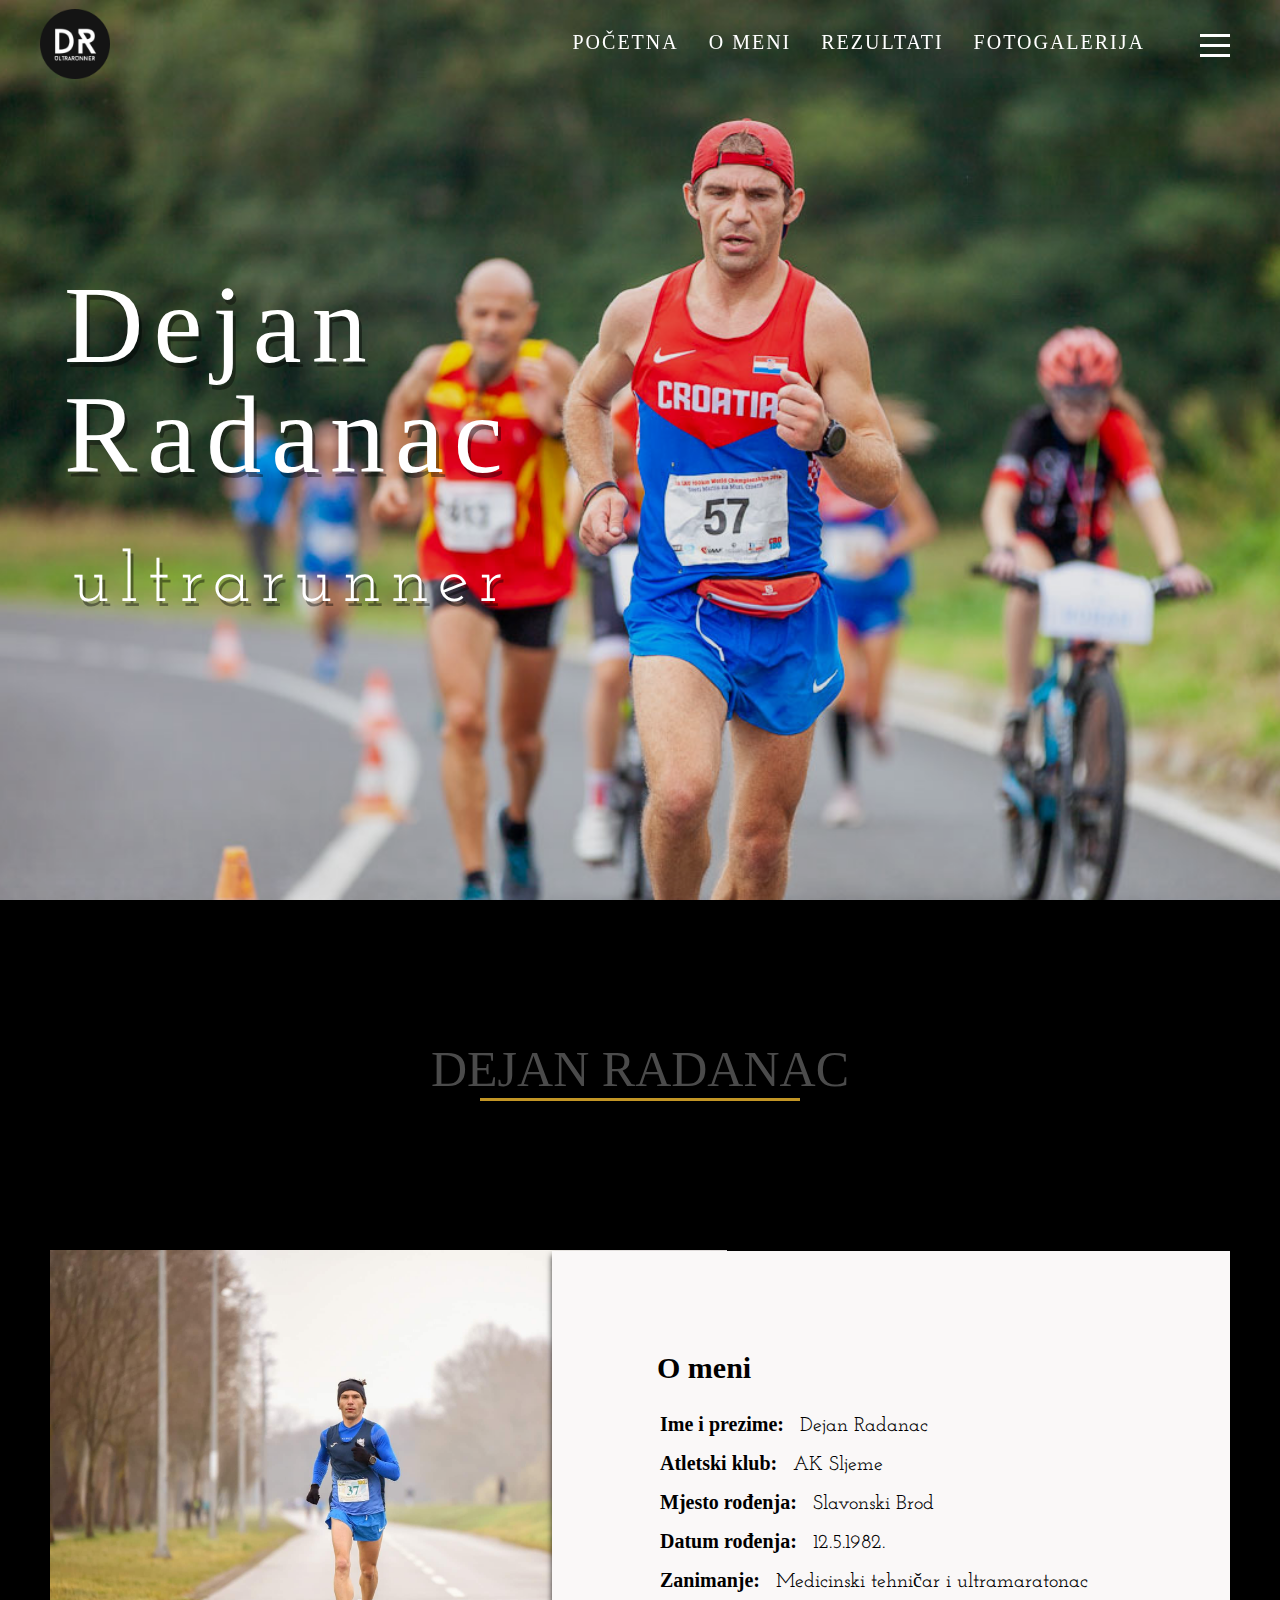
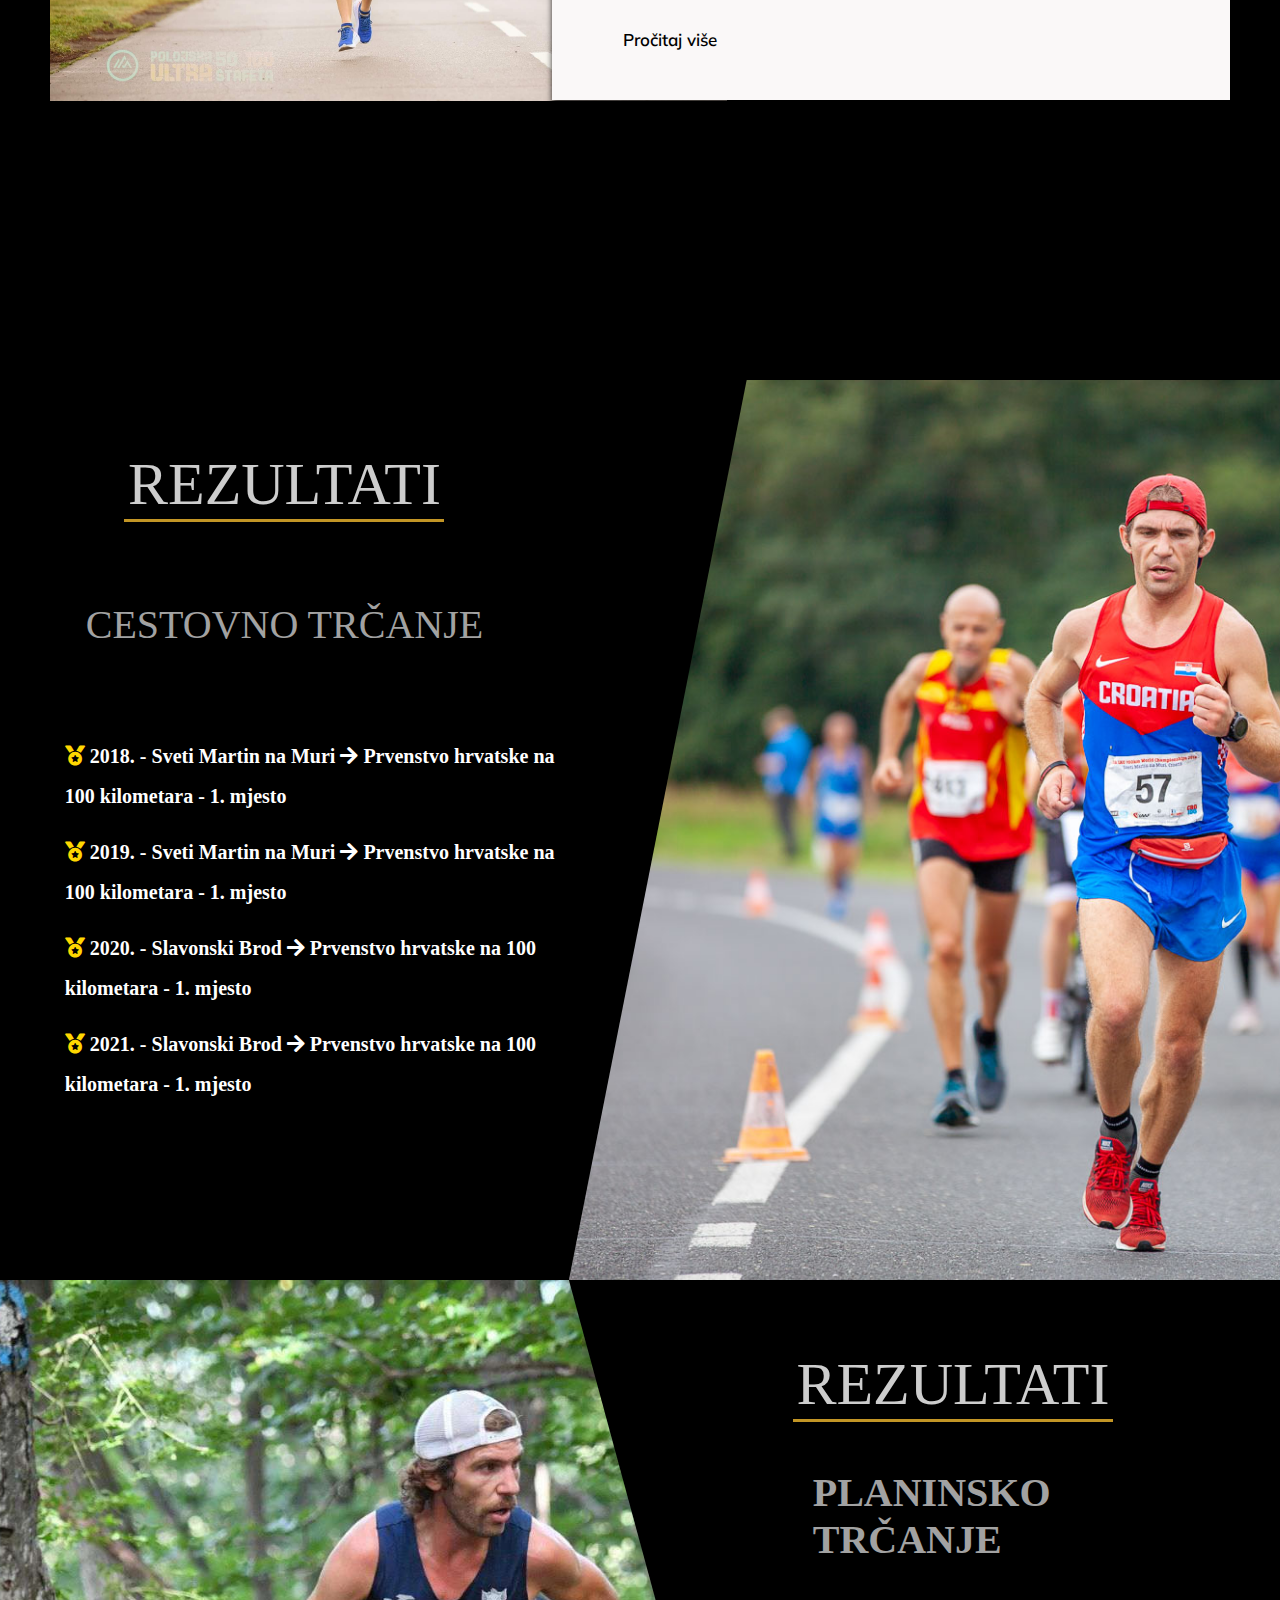
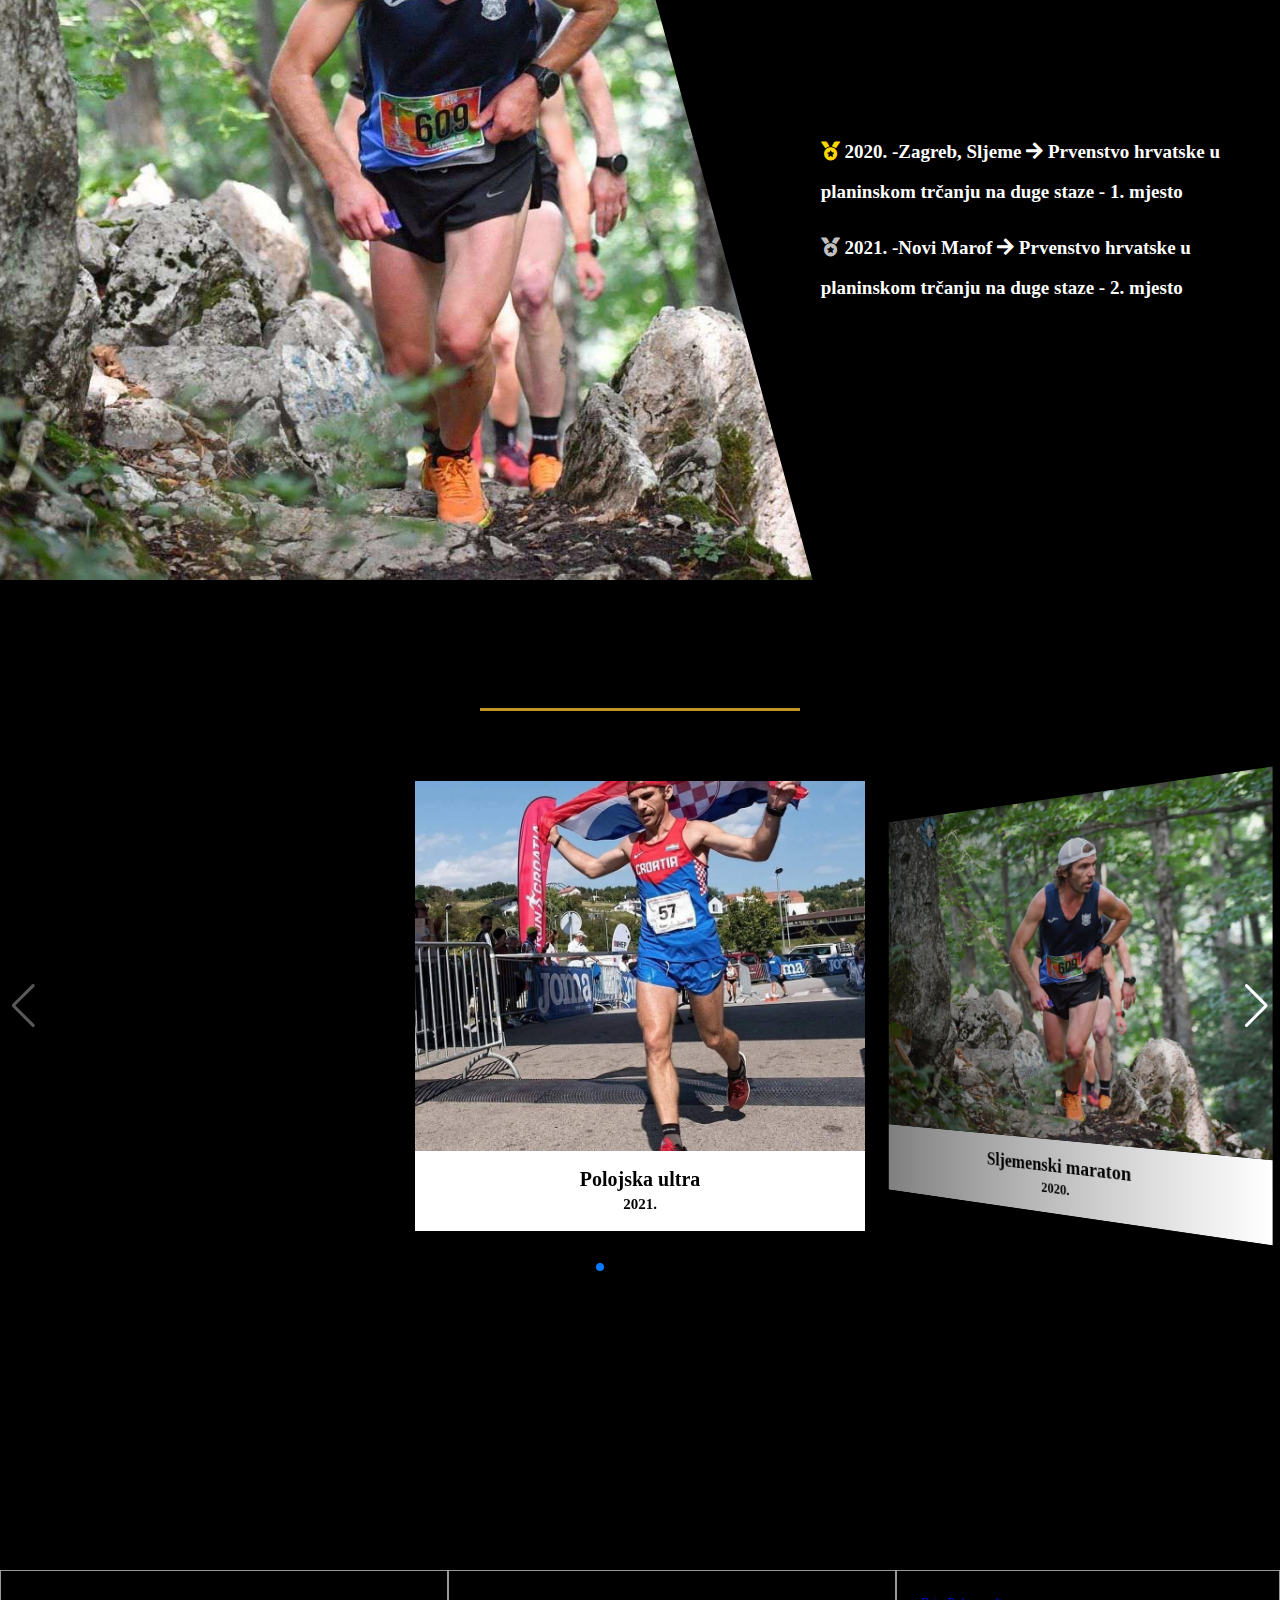
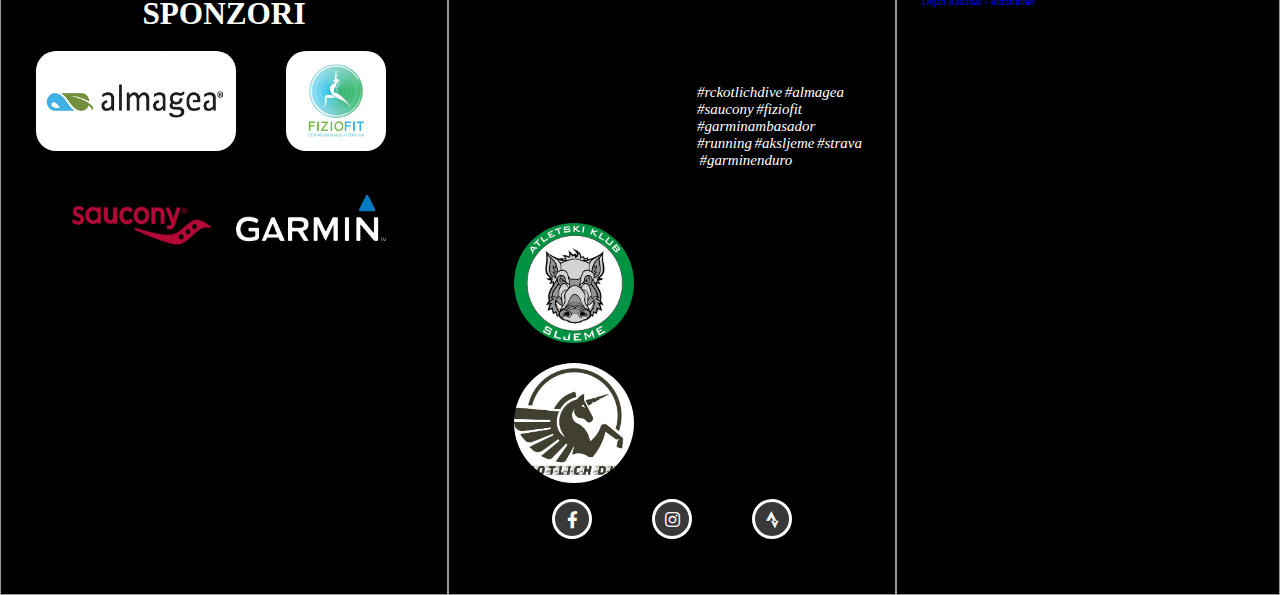
<file: index.html>
<!DOCTYPE html>
<html lang="en">
<head>
    <meta charset="UTF-8">
    <meta http-equiv="X-UA-Compatible" content="IE=edge">
    <meta name="viewport" content="width=device-width, initial-scale=1, minimum-scale=1,maximum-scale=1">
    <title>Dejan Radanac - ultrarunner</title>
    <link rel="stylesheet" href="https://unpkg.com/swiper/swiper-bundle.min.css" />
    <link rel="stylesheet" href="index.css">
    <link rel="stylesheet" href="all.min.css">
    <link rel="stylesheet" href="https://cdnjs.cloudflare.com/ajax/libs/font-awesome/5.15.3/css/all.min.css">
    <link rel="preconnect" href="https://fonts.gstatic.com">
    <link href="https://fonts.googleapis.com/css2?family=Baloo+2:wght@400;500;600;700;800&family=Josefin+Slab:ital,wght@0,300;0,400;0,500;1,100;1,600;1,700&family=Mulish:ital,wght@0,200;0,400;1,200;1,300;1,500;1,600&display=swap" rel="stylesheet"> 
    <link href="https://fonts.googleapis.com/css2?family=Mate+SC&family=Mulish:ital,wght@0,200;1,200;1,300;1,400&family=Odibee+Sans&display=swap" rel="stylesheet">

</head>

<body>
<!--Facebook page-->
    <div id="fb-root"></div>
    <script async defer crossorigin="anonymous"
        src="https://connect.facebook.net/hr_HR/sdk.js#xfbml=1&version=v10.0" nonce="6DtcWnH0">
    </script>


    <div class="container">
        <nav>
            <div class="brand-title">
                <img src="images/logo.png" alt="">
            </div>
            <div class="navbar-links">
                <ul>
                    <li><a href="#">POČETNA</a></li>
                    <li><a href="o-meni-vise.html">O MENI</a></li>
                    <li><a href="#">REZULTATI</a></li>
                    <li><a href="#">FOTOGALERIJA</a></li>
                 </ul>
            </div>
        </nav>
        
        <div class="izbornik">
            <div class="line line-1"></div>
            <div class="line line-2"></div>
            <div class="line line-3"></div>
        </div>
        <header class="header">
            <div class="img-wrapper">
                 <!-- <img src="images/image7.jpg">  -->
            </div>

            <div class="naslov">
                <h1>Dejan Radanac</h1>
                <p>ultrarunner</p>
            </div>
        </header>



        <section class="sidebar">
            <ul class="menu">
                <li class="menu-item">
                    <a href="#" class="menu-link" data-content="POČETNA">POČETNA </a>
                </li>
                <li class="menu-item">
                    <a href="#" class="menu-link" data-content="O MENI">O MENI </a>
                </li>
                <li class="menu-item">
                    <a href="#" class="menu-link" data-content="REZULTATI">REZULTATI </a>
                </li>
                <li class="menu-item">
                    <a href="#" class="menu-link" data-content="RECENZIJE">RECENZIJE </a>
                </li>
                <li class="menu-item">
                    <a href="login.html" class="menu-link" data-content="PRIJAVI SE">PRIJAVI SE</a>
                </li>
            </ul>
            <div class="social-media">
                <a href="#"><i class="fab fa-facebook-f"></i></a>
                
                <a href="#"><i class="fab fa-instagram"></i></a>
                
                <a href="#"><i class="fab fa-strava"></i></a>

                
            </div>
        </section>



        <section class="dejan">
            <div class="section-header">
                <h2 class="naslov-o-meni">DEJAN RADANAC</h2>
                <div class="underline"></div>
            </div>
            <div class="dejan-slika">
                <div class="container-opis">
                    <h2>O meni</h2>
                        <ul class="opis">
                            <li>
                                <p class="Pitanje">Ime i prezime:</p><p class="Odgovor">Dejan Radanac</p> 
                            </li>
                            <li>
                            <p class="Pitanje">Atletski klub:</p><p class="Odgovor">AK Sljeme</p> 
                            </li>
                            <li>
                                <p class="Pitanje">Mjesto rođenja: </p><p class="Odgovor">Slavonski Brod</p> 
                            </li>
                            <li>
                                <p class="Pitanje">Datum rođenja:</p><p class="Odgovor">12.5.1982.</p> 
                            </li>
                            <li>
                                <p class="Pitanje">Zanimanje:</p><p class="Odgovor">Medicinski tehničar i ultramaratonac</p> 
                            </li>
                            
                        </ul>
                    
                    <a href="#" class="vise">Pročitaj više </a>
                        
                </div>
            </div>
        </section>

        <section class="rezultati">
            <div class="opis">
                <h1>REZULTATI</h1>
                <div class="underline"></div>
                    <div class="cestovno">
                        <h1>CESTOVNO TRČANJE</h1>
                        <div class="text1">
                            <p><i class="fas fa-medal"></i> 2018. - Sveti Martin na Muri <i class="fas fa-arrow-right"></i> Prvenstvo hrvatske na 100 kilometara  - 1. mjesto</p>
                            <p><i class="fas fa-medal"></i> 2019. - Sveti Martin na Muri <i class="fas fa-arrow-right"></i> Prvenstvo hrvatske na 100 kilometara  - 1. mjesto</p>
                            <p><i class="fas fa-medal"></i> 2020. - Slavonski Brod <i class="fas fa-arrow-right"></i> Prvenstvo hrvatske na 100 kilometara  - 1. mjesto</p>
                            <p><i class="fas fa-medal"></i> 2021. - Slavonski Brod <i class="fas fa-arrow-right"></i> Prvenstvo hrvatske na 100 kilometara  - 1. mjesto</p>
                        </div>  
                    </div>
            </div>
            <div class="slika"></div>
        </section>

        <section class="rezultati2">
            <div class="slika"></div>
            <div class="opis">
                <h1>REZULTATI</h1>
                <div class="underline"></div>
                
                <h2>PLANINSKO TRČANJE</h2>
                <div class="cestovno">

                        <div class="text1">
                            <p><i class="fas fa-medal"></i> 2020. -Zagreb, Sljeme <i class="fas fa-arrow-right"></i> Prvenstvo hrvatske u planinskom trčanju na duge staze  - 1. mjesto</p>
                            <p class="silver"><i class="fas fa-medal"></i> 2021. -Novi Marof <i class="fas fa-arrow-right"></i> Prvenstvo hrvatske u planinskom trčanju na duge staze  - 2. mjesto</p>
                        </div>  
                    </div>
            </div>
           
        </section>


<!-- 

        <section class="rezultati2">
            <div class="section-header">
                <h2 class="naslov-o-meni">REZULTATI</h2>
                <div class="underline"></div>
            </div>
            <div class="dodatna-klasa">
            <div class="planinsko">
                <div class="text1">
                    <h1>PLANINSKO TRČANJE</h1>
                    <p>Državni prvak u planinskom trčanju na duge staze za 2020.</p>    
                    <p>2020. -Zagreb, Sljeme -> Prvenstvo hrvatske u planinskom trčanju na duge staze  - 1. mjesto</p>
                </div>  
            </div>
            
        </div>
        </section> -->

         <!-- Swiper -->
         <section class="galerija">
            <div class="section-header">
                <h2 class="naslov-o-meni">FOTOGALERIJA</h2>
                <div class="underline"></div>
            </div>
            <div class="swiper-container">
                <div class="swiper-wrapper">
                    <div class="swiper-slide" onclick="location.href='#';" style="cursor: pointer;">
                        <div class="content">
                            <h3>Polojska ultra<br><span>2021.</span><br></h3>
                            
                        </div>
                        <div class="img-box">
                            <img src="images/image12.jpg">
                        </div>
                    </div>

                    <div class="swiper-slide" onclick="location.href='#';" style="cursor: pointer;">
                        <div class="content">
                            <h3>Sljemenski maraton<br><span>2020.</span></h3>
                        </div>
                        <div class="img-box">
                            <img src="images/image13.jpg">
                        </div>
                    </div>
                    <div class="swiper-slide" onclick="location.href='#';" style="cursor: pointer;">
                        <div class="content">
                            <h3>Polojska ultra<br><span>2020.</span></h3>
                        </div>
                        <div class="img-box">
                            <img src="images/image14.jpg">
                        </div>
                    </div>
                    <div class="swiper-slide" onclick="location.href='#';" style="cursor: pointer;">
                        <div class="content">
                            <h3>Slika1<br><span>2021.</span></h3>
                        </div>
                        <div class="img-box">
                            <img src="images/image1.jpg">
                        </div>
                    </div>
                    <div class="swiper-slide" onclick="location.href='#';" style="cursor: pointer;">
                        <div class="content">
                            <h3>Slika1<br><span>2021.</span></h3>
                        </div>
                        <div class="img-box">
                            <img src="images/image4.jpg">
                        </div>
                    </div>
                    <div class="swiper-slide" onclick="location.href='#';" style="cursor: pointer;">
                        <div class="content">
                            <h3>Slika1<br><span>2021.</span></h3>   
                        </div>
                        <div class="img-box">
                            <img src="images/image10.jpg">
                        </div>
                    </div>

                </div>
                <!-- Add Pagination -->
            <div class="swiper-pagination"></div>
            <div class="swiper-button-next"></div>
            <div class="swiper-button-prev"></div>
            </div>
        
        </section>


        
    <footer class="footer">
        <div class="footer-content">
            <div class="footer-section sponzori">
                <h2>Sponzori</h2>
                <br>
                <div class="prvi">
                    <div class="almagea">
                        <img src="images/almagea.jpg" alt="">
                    </div>
                    <div class="fiziofit">
                        <img src="images/fiziofit.jpg" alt="">
                    </div>
                </div>
                
                <div class="drugi">
                    <div class="saucony">
                    <img src="images/saucony2.png" alt="">
                </div> 

               <div class="garmin">
                  <img src="images/garmin.png" alt="">
               </div>
                </div>
                
            </div>

            <div class="footer-section klubovi">
                
                
                <p><a href="">#rckotlichdive</a>&nbsp<a href="">#almagea</a><br><a href="">#saucony</a>&nbsp<a href="">#fiziofit</a>
                    <a href="">#garminambasador</a><br><a href="">#running</a>&nbsp<a href="">#aksljeme</a>&nbsp<a href="">#strava</a>
                    &nbsp<a href="">#garminenduro</a></p>
                
                <div class="logo">
                    <div class="aksljeme">
                    <img src="images/aksljeme.png" alt="">
                </div>
                <div class="kotlich">
                    <img src="images/kotlich.jpg" alt="">
                </div></div>
                
                <div class="footer-social">
                    <a href="#"><i class="fab fa-facebook-f"></i></a>
                    
                    <a href="#"><i class="fab fa-instagram"></i></a>
                    
                    <a href="#"><i class="fab fa-strava"></i></a>
                </div>
            </div>

            <div class="footer-section face">
                <div class="fb-page" data-href="https://www.facebook.com/Dejan-Radanac-ultrarunner-114318537037661/" data-tabs="timeline" data-width="" data-height="380px" data-small-header="false" data-adapt-container-width="true" data-hide-cover="false" data-show-facepile="true"><blockquote cite="https://www.facebook.com/Dejan-Radanac-ultrarunner-114318537037661/" class="fb-xfbml-parse-ignore"><a href="https://www.facebook.com/Dejan-Radanac-ultrarunner-114318537037661/">Dejan Radanac - ultrarunner</a></blockquote></div>
            </div>
        </div>
    </footer>



    </div>
     



    <script src="script.js"></script><script src="https://code.jquery.com/jquery-3.6.0.js" ></script>
    <script>
       $(window).scroll(function(){
           if($(window).scrollTop()){
               $("nav").addClass("black");
           }else{
               $("nav").removeClass("black");
           }
       });
   </script>
    <script src="https://unpkg.com/swiper/swiper-bundle.min.js"></script>
    <script>
        var swiper = new Swiper('.swiper-container', {
          effect: 'coverflow',
          grabCursor: true,
          centeredSlides: true,
          slidesPerView: 'auto',
          coverflowEffect: {
            rotate: 50,
            stretch: 0,
            depth: 100,
            modifier: 1,
            slideShadows: true,
          },
          pagination: {
            el: '.swiper-pagination',
            clickable: true,
          },
          navigation: {
        nextEl: '.swiper-button-next',
        prevEl: '.swiper-button-prev',
      },
        });
      </script>
      
              
</body>


</html>
</file>
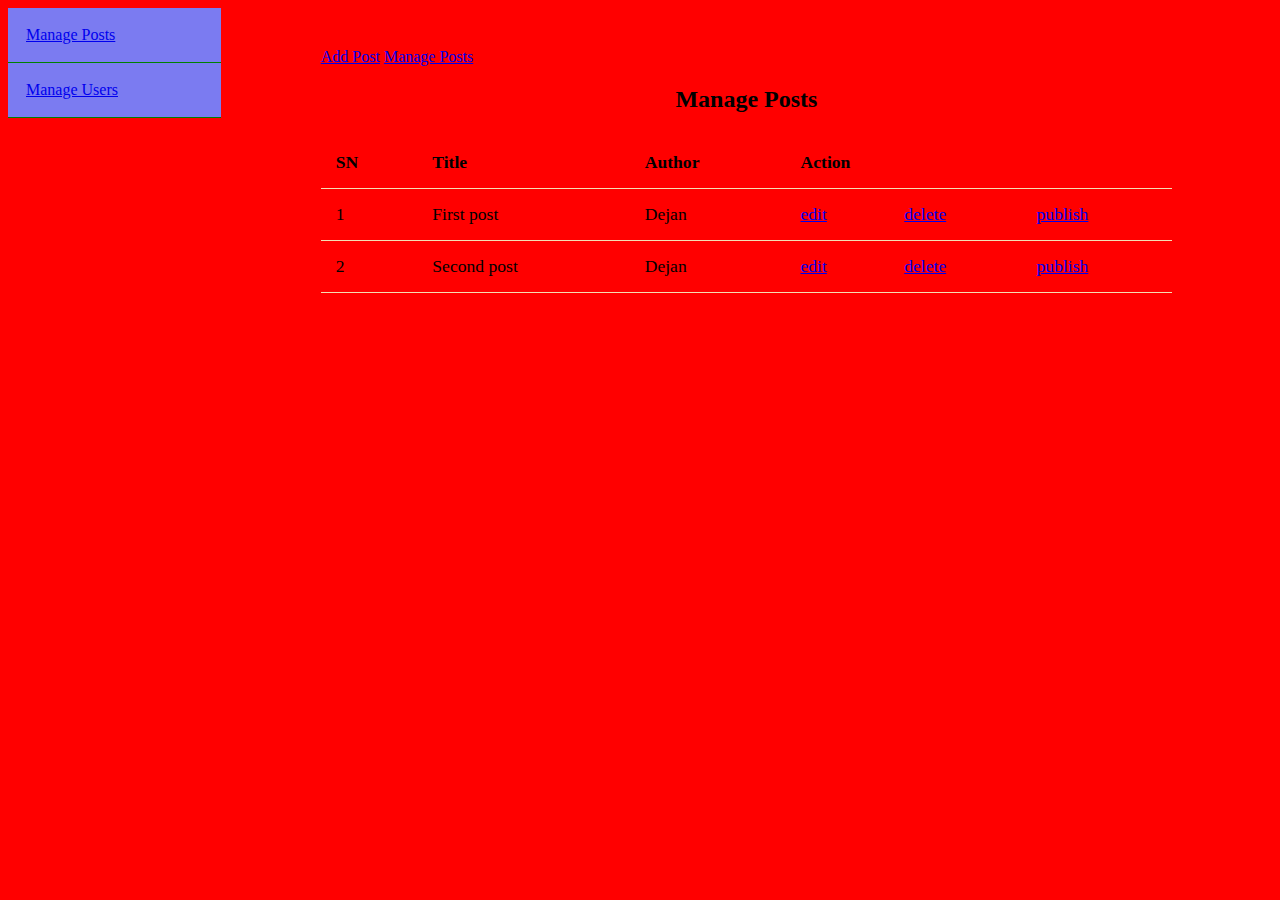
<file: admin/posts/index.html>
<!DOCTYPE html>
<html lang="en">
<head>
    <meta charset="UTF-8">
    <meta http-equiv="X-UA-Compatible" content="IE=edge">
    <meta name="viewport" content="width=device-width, initial-scale=1.0">
    <link rel="stylesheet" href="admin.css">
    <title>Admin</title>
</head>
<body>
    <div class="admin-wrapper">
        <div class="left-sidebar">
            <ul>
            
                <li><a href="index.html">Manage Posts</a></li>
            
                <li><a href="../posts/index.html">Manage Users</a></li>
            </ul>
        </div>
        <div class="admin-content">
            <div class="button-group">
                <a href="create.html" class="btn btn-big">Add Post</a>
                <a href="indec.html" class="btn btn-big">Manage Posts</a>  
            </div>
            <div class="content">
                <h2 class="page-title">Manage Posts</h2>
                <table>
                   <thead>
                    <th>SN</th>
                    <th>Title</th>
                    <th>Author</th>
                    <th colspan="3">Action</th>
                   </thead>  
                   <tbody>
                       <tr>
                            <td>1</td>
                            <td>First post</td>
                            <td>Dejan</td>
                            <td><a href="#" class="edit">edit</a></td>
                            <td><a href="#" class="delete">delete</a></td>
                            <td><a href="#" class="publish">publish</a></td>
                       </tr>
                       
                       <tr>
                        <td>2</td>
                        <td>Second post</td>
                        <td>Dejan</td>
                        <td><a href="#" class="edit">edit</a></td>
                        <td><a href="#" class="delete">delete</a></td>
                        <td><a href="#" class="publish">publish</a></td>
                   </tr>
                   </tbody>      
                </table>
            </div>
        </div>
    </div>
</body>
</html>
</file>
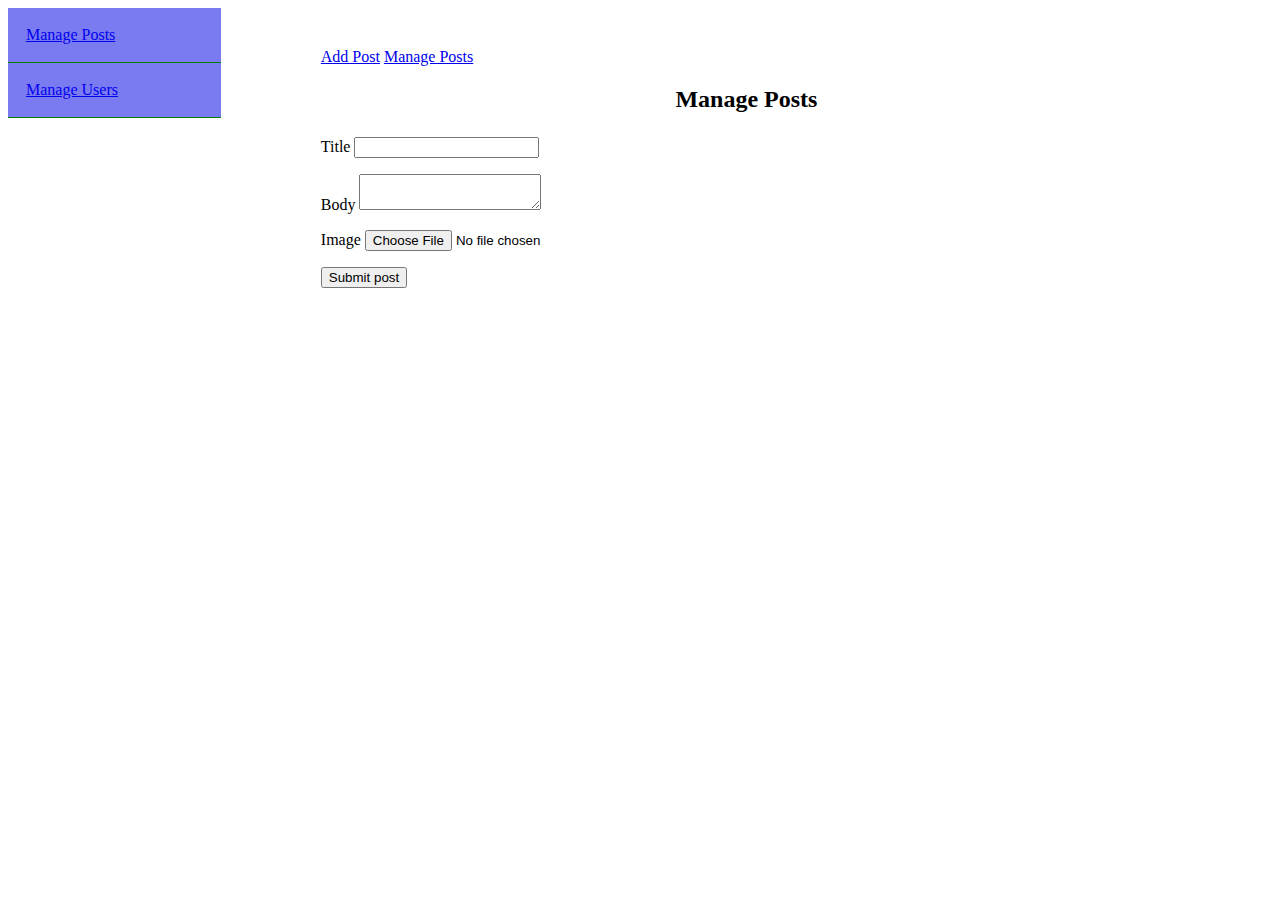
<file: admin-posts-create.html>
<!DOCTYPE html>
<html lang="en">
<head>
    <meta charset="UTF-8">
    <meta http-equiv="X-UA-Compatible" content="IE=edge">
    <meta name="viewport" content="width=device-width, initial-scale=1.0">
    <link rel="stylesheet" href="admin-posts-css.css">
    <title>Admin - Add post</title>
</head>
<body>
    <div class="admin-wrapper">
        <div class="left-sidebar">
            <ul>
            
                <li><a href="index.html">Manage Posts</a></li>
                <li><a href="../posts/index.html">Manage Users</a></li>
            </ul>
        </div>
        <div class="admin-content">
            <div class="button-group">
                <a href="admin-posts-create.html" class="btn btn-big">Add Post</a>
                <a href="admin-posts-index.html" class="btn btn-big">Manage Posts</a>  
            </div>
            <div class="content">
                <h2 class="page-title">Manage Posts</h2>
               <form action="admin-posts-create.html" method="post">
                   <div>
                       <label>Title</label>
                       <input type="text" name="title" id="" class="text-input">
                   </div>
                   <div>
                         <label>Body</label>
                         <textarea name="body" id="body"></textarea>
                    </div>
                    <div>
                    <div>
                        <label>Image</label>
                        <input type="file" name="image" class="text-input">
                    </div>
                        <button type="submit" class="btn btn-big">Submit post</button>
                    </div>
               </form>
            </div>
        </div>
    </div>
    
</body>
<script src="https://cdn.ckeditor.com/ckeditor5/27.1.0/classic/ckeditor.js"></script>
<script src="script.js"></script>
<script>ClassicEditor
    .create( document.querySelector( '#body' ), {
        toolbar: [ 'heading', '|', 'bold', 'italic', 'link', 'bulletedList', 'numberedList', 'blockQuote' ],
        heading: {
            options: [
                { model: 'paragraph', title: 'Paragraph', class: 'ck-heading_paragraph' },
                { model: 'heading1', view: 'h1', title: 'Heading 1', class: 'ck-heading_heading1' },
                { model: 'heading2', view: 'h2', title: 'Heading 2', class: 'ck-heading_heading2' }
            ]
        }
    } )
    .catch( error => {
        console.log( error );
    } );</script>
</html>
</file>
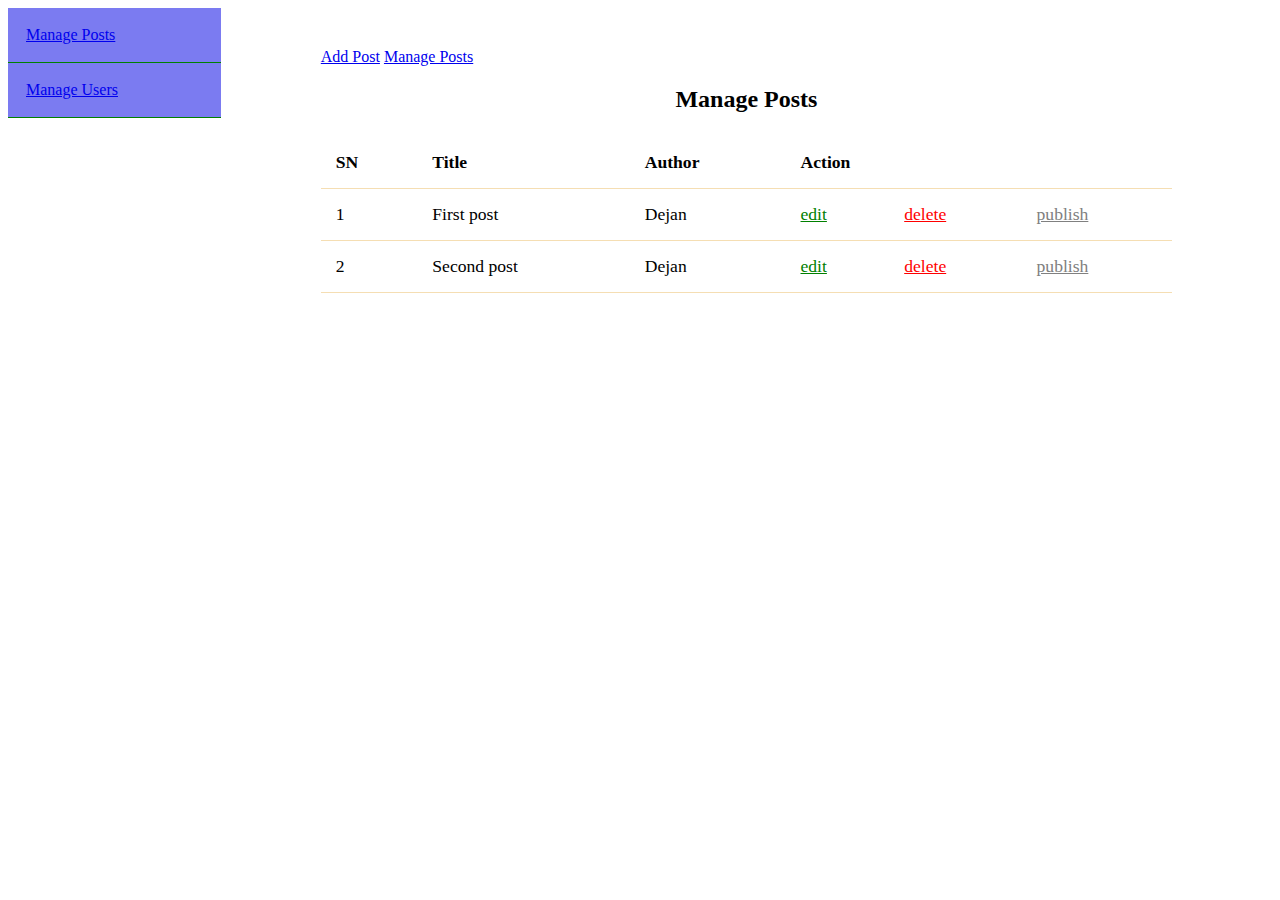
<file: admin-posts-index.html>
<!DOCTYPE html>
<html lang="en">
<head>
    <meta charset="UTF-8">
    <meta http-equiv="X-UA-Compatible" content="IE=edge">
    <meta name="viewport" content="width=device-width, initial-scale=1.0">
    <link rel="stylesheet" href="admin-posts-css.css">
    <title>Admin - Manage posts</title>
</head>
<body>
    <div class="admin-wrapper">
        <div class="left-sidebar">
            <ul>
            
                <li><a href="index.html">Manage Posts</a></li>
            
                <li><a href="../posts/index.html">Manage Users</a></li>
            </ul>
        </div>
        <div class="admin-content">
            <div class="button-group">
                <a href="admin-posts-create.html" class="btn btn-big">Add Post</a>
                <a href="admin-posts-index.html"" class="btn btn-big">Manage Posts</a>  
            </div>
            <div class="content">
                <h2 class="page-title">Manage Posts</h2>
                <table>
                   <thead>
                    <th>SN</th>
                    <th>Title</th>
                    <th>Author</th>
                    <th colspan="3">Action</th>
                   </thead>  
                   <tbody>
                       <tr>
                            <td>1</td>
                            <td>First post</td>
                            <td>Dejan</td>
                            <td><a href="#" class="edit">edit</a></td>
                            <td><a href="#" class="delete">delete</a></td>
                            <td><a href="#" class="publish">publish</a></td>
                       </tr>
                       
                       <tr>
                        <td>2</td>
                        <td>Second post</td>
                        <td>Dejan</td>
                        <td><a href="#" class="edit">edit</a></td>
                        <td><a href="#" class="delete">delete</a></td>
                        <td><a href="#" class="publish">publish</a></td>
                   </tr>
                   </tbody>      
                </table>
            </div>
        </div>
    </div>
</body>
</html>
</file>
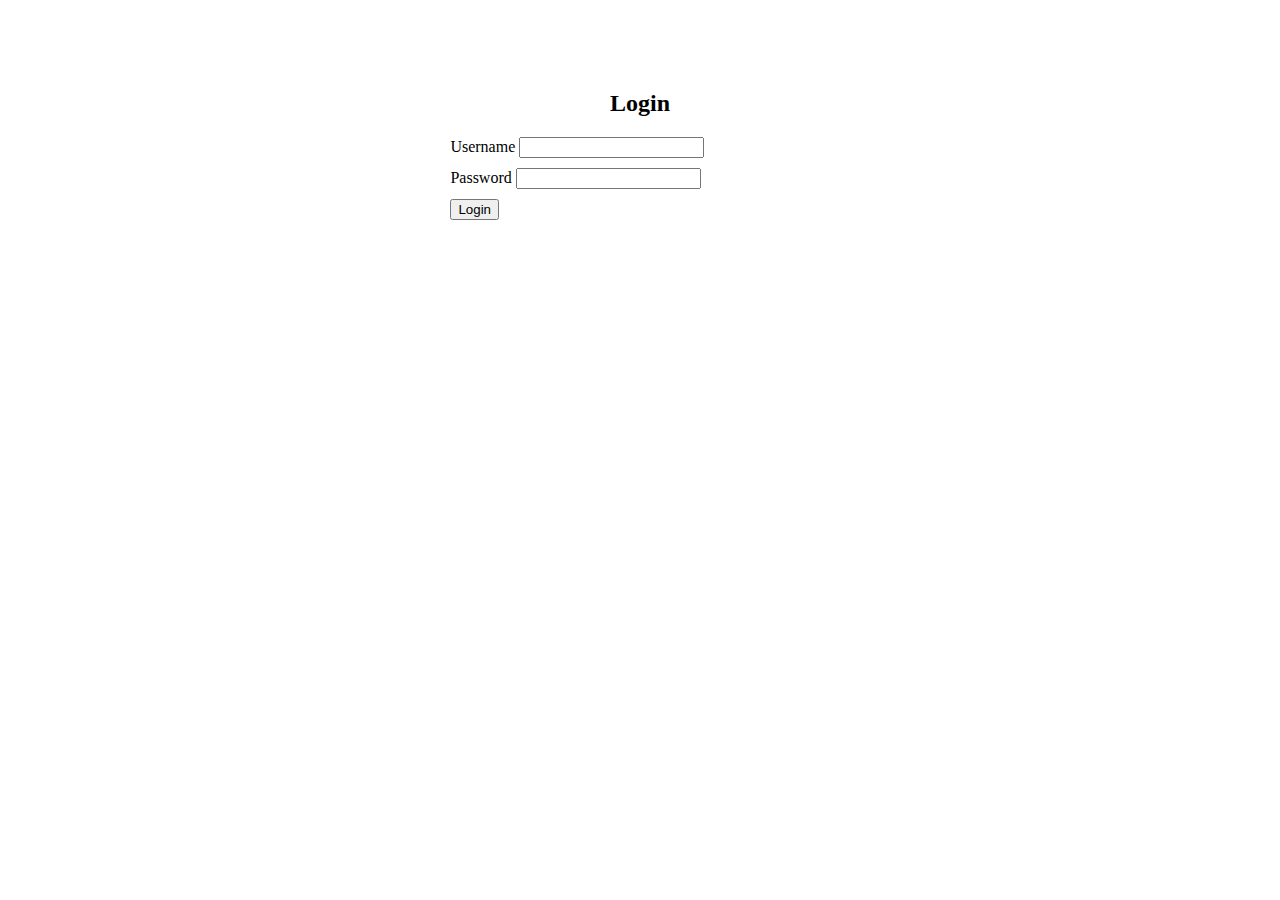
<file: login.html>
<!DOCTYPE html>
<html lang="en">
<head>
    <meta charset="UTF-8">
    <meta http-equiv="X-UA-Compatible" content="IE=edge">
    <meta name="viewport" content="width=device-width, initial-scale=1.0">
    <link rel="stylesheet" href="login.css">

    <title>Login</title>
</head>
<body>
    

    <div class="auth-content">
        <form action="login.html" method="post">
            <h2 class="form-title">Login</h2>
        <div>
            <label>Username</label>
            <input type="text" name="username" class="text-input">
        </div>
        <div>
            <label>Password</label>
            <input type="password" name="password" class="text-input">
        </div>
        <div>
            <button type="submit" name="login-btn" class="btn btn-big">Login</button>
        </div>
    </form>
    </div>
</body>
</html>
</file>
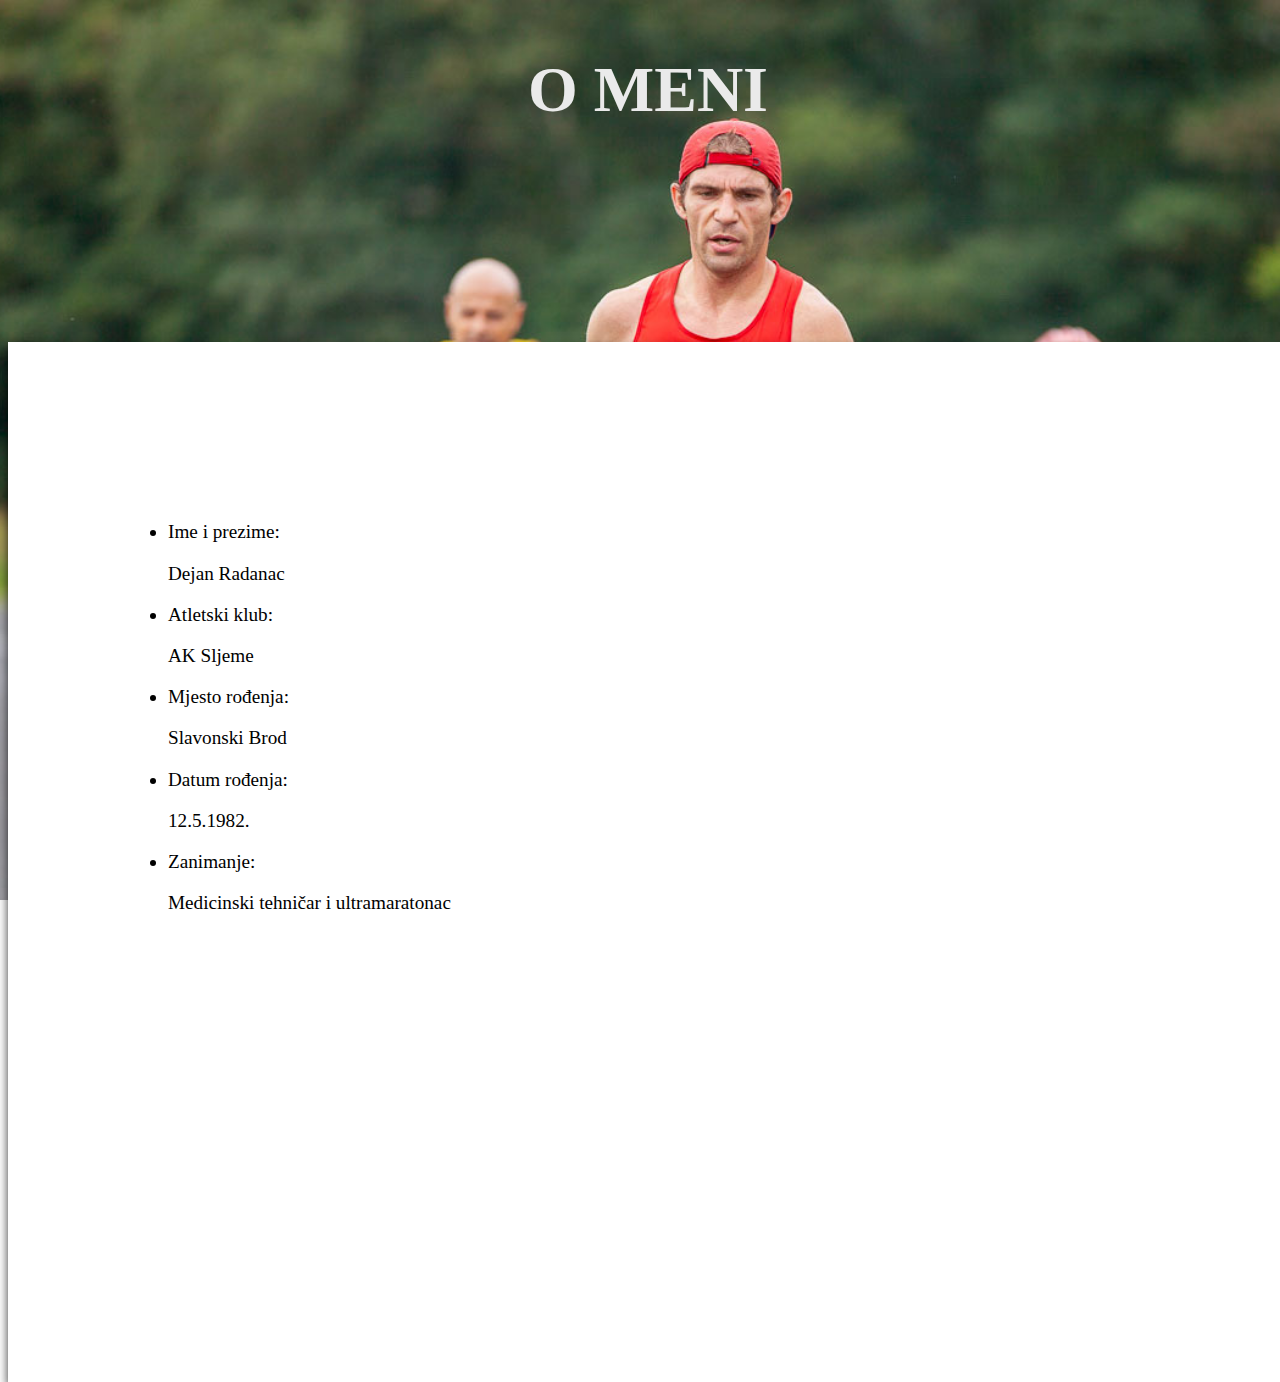
<file: o-meni-vise.html>
<!DOCTYPE html>
<html lang="en">
<head>
    <meta charset="UTF-8">
    <meta http-equiv="X-UA-Compatible" content="IE=edge">
    <meta name="viewport" content="width=device-width, initial-scale=1.0">
    <link rel="stylesheet" href="o-meni-vise.css">
    <title>Login</title>
</head>
<body>
    
<div class="omeni">
    <h2>O MENI</h2>
</div>
<ul class="opis">
    <li>
        <p class="Pitanje">Ime i prezime:</p><p class="Odgovor">Dejan Radanac</p> 
    </li>
    <li>
    <p class="Pitanje">Atletski klub:</p><p class="Odgovor">AK Sljeme</p> 
    </li>
    <li>
        <p class="Pitanje">Mjesto rođenja: </p><p class="Odgovor">Slavonski Brod</p> 
    </li>
    <li>
        <p class="Pitanje">Datum rođenja:</p><p class="Odgovor">12.5.1982.</p> 
    </li>
    <li>
        <p class="Pitanje">Zanimanje:</p><p class="Odgovor">Medicinski tehničar i ultramaratonac</p> 
    </li>
    
</ul>


</body>
</html>
</file>
<file: index.css>
* {
    margin:0;
    padding: 0;
    outline: none;
    box-sizing: border-box;
    list-style: none;
    text-decoration: none;
}

html{
    font-size: 62.5%; /* 1 rem = 10 px --- to sam apravio da se moze skalirat*/
}
body{
    background: #000;
}

nav{
    top:0;
    left:0;
    z-index:999;
    width: 100%;
    position: fixed;
    overflow: hidden;
    display: flex;
    justify-content: space-between;
    align-items: center;
    color: white;
    transition: 0.6s;
    padding: 4px 40px;
}
.brand-title{
    margin-top: 5px;
    /* font-size: 2.5rem;
    margin: 1.5rem;
    position: relative;
    font-weight: 700;
    color: white;
    text-transform: uppercase;
    transition: 0.4s;
    letter-spacing: 2px; */
}
.brand-title img{
    width:7rem;
    height: 7rem;
}


nav ul{
    padding-right: 80px;
    background: rgba(0, 0, 0, 0);
    color: white;
    display: flex;
    position: relative;
    justify-content: center;
    align-items: center;
}

nav ul li{
    position: relative;
    list-style: none;
}

nav li a{
    margin: 0 15px;
    transition: 0.4s;
    letter-spacing: 2px;
    position: relative;
    text-decoration: none;
    color: white;
    font-size: 2rem;
}
nav li a:hover{
    color:red;
}
nav.black {
    background:rgba(0, 0, 0, 0.9);
}


.izbornik{
    width: 3rem;
    height: 3rem;
    position: fixed;
    top:3rem;
    right: 5rem;
    z-index: 1000;
    display: flex;
    flex-direction: column;
    justify-content:space-around;
    cursor: pointer;
    transition: right .7s;
}

.change .izbornik{
    right: 33rem;
}

.line{
    width: 100%;
    height: 0.3rem;
    background-color: rgb(255, 255, 255);
    box-shadow:0 0.4rem 0.6rem rgba(0,0,0,0.2);
}

.change .line{
    background-color:rgba(235, 164, 255, 0.9);
}

.change .line-1{
    transform:rotate(45deg)
    translate(0.4rem,1rem);
}

.change .line-2{
    opacity: 0;
    visibility: hidden;
}
.change .line-3{

    transform:rotate(-45deg)
    translate(0.4rem,-1rem);
}

@media(min-width:850px) {
    .izbornik{
        /*display: none;*/
    }
}
@media(max-width:849px){

    .navbar-links{
        width: 100%;
        display: none;
    }
}



.header{
    width: 100%;
    height: 110vh; /* visina je 100% od view pointa*/
    background-color: rgba(0,0,0);
}

.img-wrapper{
    width: 100%;
    height: 100%;
    background-color: rgba(0,0,0,0.9);
    overflow: hidden; 
    background:url(images/image7.jpg) repeat fixed 100%;
    background-size: cover;
    background-position: top;
    /*animation: scale 15s;*/
    opacity: 0.9;
}
/* 
.img-wrapper img{
    width: 100%;
    height: 100%;

    object-fit: cover;
    object-position:top;
    opacity: 0.8;
    animation: scale 15s;
}
 */
@keyframes scale{
    0%{
        transform: scale(1.2);
    }
    100%{
        transform: scale(1);
    }
}

.naslov{
    position: absolute;
    top: 30%;
    left: 5%;
}

.naslov h1 {
    font-family: "Baloo Da 2",
    serif;
    font-size: 11rem;
    font-weight: 300;
    color: white;
    width: 50%;
    line-height: 11rem;
    letter-spacing: 1rem;
    text-shadow: 0.3rem .5rem rgba(0,0,0,0.4);
    animation: text 6s 1 0.1s;
}

.naslov p {
    font-family: "Josefin Slab",serif;
    font-size: 7rem;
    color: white;
    margin-top: 5rem;
    letter-spacing: 1rem;
    text-shadow: 0.3rem .5rem rgba(0,0,0,0.4);
    animation: text 6s 1 0.1s;
    
}

@keyframes text{
    0%{
        color: rgb(84, 84, 84);
        margin-bottom: -40px;
    }
    30%{
        letter-spacing: 25px;
        margin-bottom: -40px;
    }
    85%{
        letter-spacing: 8px;
        margin-bottom: -40px;
    }
}

.sidebar{
    z-index: 999;
    width:100%;
    height: 100vh;
    position: fixed;
    top: 0;
    right: -100%;
    background-color: white;
    transition:right .5s;
}
.sidebar .zatvori{
    right:-100%;
}
.change .sidebar{
    right: 0;
}
.menu{
    position: absolute;
    top: 40%;
    left: 50%;
    transform:translate(-50%,-50%);
}

.menu-item{
    text-align: center;
}
.menu-link{
    font-family: 'Baloo Da 2',serif;
    font-size: 3rem;
    color: #555;
    line-height: 2.5em;
    border-bottom: 0.5px solid #555;
    position: relative;
}

.menu-link::before{

    content: attr(data-content);
    position: absolute;
    color: #c29525;
    overflow: hidden;
    width: 0;
    white-space: nowrap;
    transition:width 0.3s ease-in-out;
    
}

.menu-link:hover::before{
    width: 100%;
}

.social-media{
    position: absolute;
    bottom: 3rem;
    width: 100%;
    display: flex;
    justify-content: center;
}

.social-media i{
    font-size: 2.2rem;
    margin: 3rem;
    background-color: rgb(56, 56, 56);
    color: white;
    display: flex;
    justify-content: center;
    align-items: center;
    border-radius: 80%;
    border-style:solid;
    width: 4rem;
    height: 4rem;
    transition:background-color .3s;
}

.social-media i:hover{
    background-color:#c29525;
}


/*NASLOVI SVIH SECTIONA**********/

.section-header{
    display: flex;
    flex-direction: column;
    align-items: center;
    padding: 7rem 0 0 0;
}

.naslov-o-meni{
    font-family: 'Muli',serif;
    font-size: 5rem;
    font-weight: 300;
    color: #4b4b4b;
}

.underline{
    width: 32rem;
    height: .3rem;
    background-color: #c29525;
}



/***********************DEJAN RADANAC - SECTION *******************/

.dejan{
    background: url(images/image4.jpg) repeat fixed 100%;
    background-size: cover;
    height: 110vh;
}
p {
    display: inline-block;
    padding: 0.8rem;
}
.Pitanje{
    font-size: 2rem;
    font-weight: 900;
    font-family: 'Muli',serif;
}
.Odgovor{
    font-weight: 500;
    font-size: 2rem;
    font-family: "Josefin Slab",serif;
}
.dejan-slika{
    background: url(images/image4.jpg) no-repeat left;
    background-size: 55%;
    overflow: hidden;
    margin-left: 5rem;
    padding: 15rem 5rem;
}
.container-opis{
    width: 60%;
    float: right;
    background-color: #faf8f8;
    padding: 10rem;
    box-shadow:0 0.4rem 0.6rem rgba(0,0,0,0.8);
}
.dejan .section-header{
    padding: 5rem 0 0 0;
}
.dejan .container-opis h2{
    font-size: 3rem;
    padding:  0 0 2rem 0.5rem;
}

.dejan .container-opis a{
    color: black;
    font-weight: 600;
    font-family: "Mulish",serif;
    font-size: 1.7rem;
    position: absolute;
    margin-top: 2%;
    left: 48.4%;
    padding: 3px 3px;
}
.dejan .container-opis a:hover{
    color:rgb(130, 130, 255) ;
}


@media screen and (max-width:1200px){
    .container-opis{
    padding: 10rem 3rem;
    }
}
@media screen and (max-width:1000px){
    .dejan-slika{
    padding: 4rem 2rem;
    }
    .container-opis{
        padding: 80px;
    }
}

@media screen and (max-width:600px){
    .dejan-slika{
        padding: 0;
    }
    .container-opis{
        padding:60px;
    }
}






/********** REZULTATI NOVA*****************/
.rezultati{
    overflow: hidden;
    width: 100%;
    height: 100vh;
    display: flex;
    align-items: center;
    justify-content: center;
}

.rezultati .opis{
    position: relative;
    display: flex;
    flex-direction: column;
    align-items: center;
    padding: 7rem 0 0 0;
    width:80%;
    height: 100%;
}

.rezultati .slika{
    clip-path: polygon(25% 0%, 100% 0%,100% 100%, 0% 100%);
    width: 100%;
    background-size: cover;
    box-sizing: border-box;
    height: 100%;
    background-color: rgb(0, 0, 0);
    background-image: url(images/image1.jpg);
}


.rezultati  h1{
    text-align: center;
    font-family: 'Muli',serif;
    font-size: 6rem;
    font-weight: 300;
    color: #cdcdcd;
}

.rezultati .cestovno h1{
    color: rgb(162, 162, 162);
    font-size: 4rem;
    padding-top: 20%;
    left: 0;
} 
.rezultati  .cestovno .text1 {
    position: absolute;
    top: 60%;
    left: 50%;
    transform:translate(-50%,-50%);
    width: 100%;
    padding: 40px 0;
    padding-left: 10%;
    text-align: left;
    color: #fff;
    line-height: 4rem;
    font-weight: bold;
    font-size: 2rem;
    font-family: 'Muli',serif;
}
.fa-medal {
    color: #ffd700;
}

/**************** REZULTATI PLANINSKO NOVO *********************/
.rezultati2{
    overflow: hidden;
    width: 100%;
    height: 100vh;
    display: flex;
    align-items: center;
    justify-content: center;
}

.rezultati2 .opis{
    position: relative;
    display: flex;
    flex-direction: column;
    align-items: center;
    padding: 7rem 0 0 0;
    width:57.5%;
    height: 100%;
}

.rezultati2 .slika{
    background-position: top;
    clip-path: polygon(0% 0%, 70% 0%,100% 100%, 0% 100%);
    width: 100%;
    background-size: cover;
    box-sizing: border-box;
    height: 100%;
    background-image: url(images/image13.jpg);
}


.rezultati2 .underline{
    margin-right: 40%;
}
.rezultati2  h1{
    text-align: center;
    font-family: 'Muli',serif;
    font-size: 6rem;
    font-weight: 300;
    padding-right: 40%;
    color: #cdcdcd;
}

.rezultati2 .opis h2{
    color: rgb(162, 162, 162);
    font-size: 4rem;
    padding-top: 10%;
    padding-right: 37%;
} 
.rezultati2  .cestovno .text1 {
    position: absolute;
    top: 60%;
    left: 40%;
    transform:translate(-50%,-50%);
    width: 100%;
    padding: 40px 0;
    padding-left: 10%;
    text-align: left;
    color: #fff;
    line-height: 4rem;
    font-weight: bold;
    font-size: 1.9rem;
    font-family: 'Muli',serif;
}
.fa-medal {
    color: #ffd700;
}
.rezultati2 .silver .fa-medal{
    color: silver;
}


/*.rezultati{
    overflow: hidden;
    width: 100%;
    height: 100vh;
    display: flex;
    align-items: center;
    justify-content: center;
}

.rezultati .opis{
    position: relative;
    display: flex;
    flex-direction: column;
    align-items: center;
    padding: 7rem 0 0 0;
    width:100%;
    height: 100%;
}

.rezultati .slika{
    clip-path: polygon(25% 0%, 100% 0%,100% 100%, 0% 100%);
    width: 100%;
    background-size: cover;
    box-sizing: border-box;
    height: 100%;
    background-color: rgb(0, 0, 0);
    background-image: url(images/image1.jpg);
}


.rezultati  h1{
    text-align: center;
    font-family: 'Muli',serif;
    font-size: 6rem;
    font-weight: 300;
    color: #cdcdcd;
}

.rezultati .cestovno h1{
    color: rgb(162, 162, 162);
    font-size: 4rem;
    padding-top: 20%;
    left: 0;
} 
.rezultati  .cestovno .text1 {
    
    position: absolute;
    top: 60%;
    left: 50%;
    transform:translate(-50%,-50%);
    z-index: 5;
    width: 85%;
    padding: 40px 0;
    text-align: center;
    border-top-left-radius: 10px;
    border-bottom-right-radius: 10px;
    background-color: rgba(0, 0, 0, 0.6);
    color: #fff;
    font-weight: bold;
    border: 5px inset #fff;
    font-size: 2rem;
}*/

/******************** REZULTATI SECTION ***********************************************************/


/* .dodatna-klasa{
    position: relative;
    width: 100%;
    height: 60%;
}




.rezultati2  .planinsko .text1 {
    position: absolute;
    top: 60%;
    left: 50%;
    transform:translate(-50%,-50%);
    
    z-index: 5;
    width: 45%;
    padding: 40px 0;
    text-align: center;
    border-top-left-radius: 10px;
    border-bottom-right-radius: 10px;
    background-color: rgba(0, 0, 0, 0.6);
    color: #fff;
    font-weight: bold;
    border: 5px inset #fff;
    font-size: 2rem;
}

.rezultati2{
    overflow: hidden; 
    background:url(images/sljeme.jpg) repeat fixed 100%;
    background-size: cover;
    background-position: top;
    background-color:#000000;
    width: 100%;
    height: 110vh; 
}

.rezultati2 .section-header{ 
    padding: 7rem 0 2rem 0;
}
.rezultati2 .section-header .naslov-o-meni{
    font-family: 'Muli',serif;
    font-size: 5rem;
    font-weight: 900;
    color: #ffffff;
}
 */



/*******************************--------GALERIJA--------************/

.galerija{
    background: url(images/image14.jpg) repeat fixed 100%;
    background-position: top;
    background-size: cover;
    width: 100%;
    height: 110vh; /* visina je 100% od view pointa*/
    position: relative;
  }

.swiper-container {
    width: 100%;
    padding-top: 50px;
    padding-bottom: 50px;
    top: 10%;
}

  .swiper-slide {
    background-position: center;
    background-size: cover;
    width: 45rem;
    height: 45rem;
    
  }

  .swiper-container .swiper-slide .img-box{
      position: absolute;
      width: 45rem;
      height: 37rem;
  }
  
  .swiper-container .swiper-slide .img-box img{
    position: absolute;
    top:0;
    left: 0;
    width: 100%;
    height: 100%;
    object-fit: cover;
}

.swiper-container .swiper-slide .content{
    position: absolute;
    bottom: 0;
    height: 80px;
    width: 100%;
    background: rgb(255, 255, 255);
    text-align: center;
    display: flex;
    justify-content: center;
    align-items: center;
}

.swiper-container .swiper-slide .content h3{
    font-size: 2rem;
    font-family: 'Baloo Da 2', serif;
}

.swiper-container .swiper-slide .content h3 span{
    font-size:  1.5rem;
    color: rgb(0, 0, 0);
}
.swiper-button-prev, .swiper-button-next{
    color: rgb(255, 255, 255);
}
.galerija .section-header .naslov-o-meni{
    font-weight: 900;
}
.galerija .section-header{ 
    padding: 7rem 0 2rem 0;
}
.galerija .section-header .naslov-o-meni{
    font-family: 'Muli',serif;
    font-size: 5rem;
    font-weight: 900;
    color: #000000;
}


/************************RESPONSIVE***GALERIJA***************************************/
@media screen and (max-width:1100px){
.swiper-slide {
    background-position: center;
    background-size: cover;
    width: 35rem;
    height: 36rem;
    
  }
  .swiper-container .swiper-slide .img-box{
      position: absolute;
      width: 35rem;
      height: 31rem;
  }
  .swiper-container .swiper-slide .img-box img{
    position: absolute;
    top:0;
    left: 0;
    width: 100%;
    height: 100%;
    object-fit: cover;
}

.swiper-container .swiper-slide .content{
    position: absolute;
    bottom: 0;
    height: 50px;
    width: 100%;
    background: rgb(255, 255, 255);
    text-align: center;
    display: flex;
    justify-content: center;
    align-items: center;
}

.swiper-container .swiper-slide .content h3{
    font-size: 2rem;
    font-family: 'Baloo Da 2', serif;
}

.swiper-container .swiper-slide .content h3 span{
    font-size:  1.4rem;
    color: rgb(0, 0, 0);
}
.swiper-button-prev, .swiper-button-next{
    color: rgb(255, 255, 255);
}
.galerija .section-header .naslov-o-meni{
    font-weight: 900;
}
.galerija .section-header{ 
    padding: 7rem 0 2rem 0;
}
.galerija .section-header .naslov-o-meni{
    font-family: 'Muli',serif;
    font-size: 3.5rem;
    font-weight: 900;
    color: #000000;
}
}

@media screen and (max-width:415px){
    .galerija{
        background: url(images/image14.jpg) repeat fixed 100%;
        background-position: top;
        background-size: cover;
        width: 100%;
        height: 100vh; /* visina je 100% od view pointa*/
        position: relative;
      }
      .swiper-container {
        width: 100%;
        padding-top: 60px;
        padding-bottom: 50px;
        top: 10%;
    }
    .swiper-slide {
        background-position: center;
        background-size: cover;
        width: 26rem;
        height: 26rem;
      }
      .swiper-container .swiper-slide .img-box{
          position: absolute;
          width: 26rem;
          height: 21rem;
      }
      .swiper-container .swiper-slide .img-box img{
        position: absolute;
        top:0;
        left: 0;
        width: 100%;
        height: 100%;
        object-fit: cover;
    }
    
    .swiper-container .swiper-slide .content{
        position: absolute;
        bottom: 0;
        height: 50px;
        width: 100%;
        background: rgb(255, 255, 255);
        text-align: center;
        display: flex;
        justify-content: center;
        align-items: center;
    }
    
    .swiper-container .swiper-slide .content h3{
        font-size: 1.5rem;
        font-family: 'Baloo Da 2', serif;
    }
    
    .swiper-container .swiper-slide .content h3 span{
        font-size:  1.4rem;
        color: rgb(0, 0, 0);
    }
    .swiper-button-prev, .swiper-button-next{
        color: rgb(255, 255, 255);
    }
    .galerija .section-header .naslov-o-meni{
        font-weight: 900;
    }
    .galerija .section-header{ 
        padding: 7rem 0 2rem 0;
    }
    .galerija .section-header .naslov-o-meni{
        font-family: 'Muli',serif;
        font-size: 3rem;
        font-weight: 900;
        color: #000000;
    }
    }

/******************************** FOOTER *******************************/

.footer{
    background: rgb(0, 0, 0);
}
.footer .footer-content{
    position: relative;
    width: 100%;
    display: flex;
    overflow: hidden;
}

.sponzori , .klubovi{
    width: 40%;
}
.face{
    width: 20%;
}


footer .footer-content .footer-section{
    /*flex:1;*/
    padding: 25px;
    border: 1px solid rgba(255, 255, 255, 0.6);
}


.footer .footer-content h2{
    font-size: 3.124rem;
    color: white;
    text-transform: uppercase;
    text-align: center;
}

.sponzori , .klubovi{
    width: 40%;
}
.face{
    width: 20%;
}
/***********SPONZORI*****************************************/

.footer .footer-section .sponzori{
    position: relative;
    width: 100%;
    display: flex;
    overflow:hidden;
}
.footer .prvi{
    margin-top: 2%;
    display: flex;
}
.footer .drugi{
    display: flex;
}
.footer .drugi p{
    color: white;
}
.footer .fiziofit{
    margin-left: 60px;
}
.footer .almagea{
    margin-left: 20px;
}
.footer .saucony{
    margin-left: 50px;
}
.footer .garmin{
    margin-left: 30px;
}
.almagea img{
    width: 25rem;
    height: 15rem;
    border-radius: 2rem;
}
.fiziofit img{
    border-radius: 2rem;
    width: 15rem;
    height: 15rem;
}
.saucony img{
    width: 20rem;
    height: 17rem;
}
.garmin img{
    width: 20rem;
    height: 17rem;
}
/*****************KLUBOVI*************************************/

.footer .footer-section .klubovi{
    display: flex;
    position: relative;
}

.footer .logo{
    top: 8%;
    margin-left: 70px;
    display: flex;
    position: relative;
    flex-direction: column;
}

.footer a:hover{
    color: violet;
}
.kotlich{
    padding-top: 18px;
}

.footer p{
    margin-top: 80px;
    padding-left: 60%;
    float: right;
}

.footer p a{
    text-align: center;
    font-size: 2rem;
    font-style: italic;
    color: white;
}
.aksljeme img{
    width: 12rem;
    height: 12rem;
}

.kotlich img{
    border-radius: 80px;
    width: 12rem;
    height: 12rem;
}

.footer .footer-social{
    width: 100%;
    display: flex;
    justify-content: center;
    padding-top: 3rem;
}
.footer .footer-social i{
    font-size: 1.7rem;
    margin: 3rem;
    background-color: rgb(56, 56, 56);
    color: white;
    display: flex;
    justify-content: center;
    align-items: center;
    border-radius: 80%;
    border-style:solid;
    width: 4rem;
    height: 4rem;
    transition:background-color .3s;
}

.footer .footer-social i:hover{
    background-color:#c29525;
}
.footer .face .fb-page {
}
/************************RESPONSIVE***FOOTER************************/
@media screen and (min-width:850px) {
    .sponzori , .klubovi{
        width: 35%;
    }
    .face{
        width: 30%;
    }
}
@media(max-width:750px){
    .sponzori , .klubovi , .face{
        width: 100%;
    }
    .footer-content{
        flex-direction: column;
    }
}


@media screen and (max-width:1458px){
 
.footer .fiziofit{
    margin-left: 50px;
}
.footer .almagea{
    margin-left: 10px;
}
.footer .saucony{
    margin-left: 40px;
}
.footer .garmin{
    margin-left: 20px;
}
.almagea img{
    width: 20rem;
    height: 10rem;
    border-radius: 2rem;
}
.fiziofit img{
    border-radius: 2rem;
    width: 10rem;
    height: 10rem;
}
.saucony img{
    width: 15rem;
    height: 13rem;
}
.garmin img{
    width: 15rem;
    height: 13rem;
}   
}

@media screen and (max-width:1354px){
    .footer .footer-section .klubovi{
        display: flex;
        position: relative;
    }
    
    .footer .logo{
        top: 8%;
        margin-left: 40px;
        display: flex;
        position: relative;
        flex-direction: column;
    }
    
    .footer a:hover{
        color: violet;
    }
    .kotlich{
        padding-top: 18px;
    }
    
    .footer p{
        margin-top: 80px;
        padding-left: 60%;
        float: right;
    }
    
    .footer p a{
        text-align: center;
        font-size: 1.5rem;
        font-style: italic;
        color: white;
    }
    .aksljeme img{
        width: 12rem;
        height: 12rem;
    }
    
    .kotlich img{
        border-radius: 80px;
        width: 12rem;
        height: 12rem;
    }
    
    .footer .footer-social{
        width: 100%;
        display: flex;
        justify-content: center;
        padding-top: 3rem;
    }
    .footer .footer-social i{
        font-size: 1.7rem;
        margin: 3rem;
        background-color: rgb(56, 56, 56);
        color: white;
        display: flex;
        justify-content: center;
        align-items: center;
        border-radius: 80%;
        border-style:solid;
        width: 4rem;
        height: 4rem;
        transition:background-color .3s;
    }
    
    .footer .footer-social i:hover{
        background-color:#c29525;
    }
}
@media screen and (max-width:1138px){
    .footer .footer-section .klubovi{
        display: flex;
        position: relative;
    }
    
    .footer .logo{
        top: 8%;
        margin-left: 40px;
        display: flex;
        position: relative;
        flex-direction: column;
    }
    
    .footer a:hover{
        color: violet;
    }
    .kotlich{
        padding-top: 18px;
    }
    
    .footer p{
        margin-top: 60px;
        padding-left: 60%;
        float: right;
    }
    
    .footer p a{
        text-align: center;
        font-size: 1.5rem;
        font-style: italic;
        color: white;
    }
    .aksljeme img{
        width: 8rem;
        height: 8rem;
    }
    
    .kotlich img{
        border-radius: 60px;
        width: 8rem;
        height: 8rem;
    }
    
    .footer .footer-social{
        width: 100%;
        display: flex;
        justify-content: center;
        padding-top: 3rem;
    }
    .footer .footer-social i{
        font-size: 1.7rem;
        margin: 3rem;
        background-color: rgb(56, 56, 56);
        color: white;
        display: flex;
        justify-content: center;
        align-items: center;
        border-radius: 80%;
        border-style:solid;
        width: 4rem;
        height: 4rem;
        transition:background-color .3s;
    }
    
    .footer .footer-social i:hover{
        background-color:#c29525;
    }

    .footer .fiziofit{
        margin-left: 50px;
    }
    .footer .almagea{
        margin-left: 10px;
    }
    .footer .saucony{
        
        padding-top: 30px;
        margin-left: 40px;
    }
    .footer .garmin{
        padding-top: 30px;
        margin-left: 20px;
    }
    .almagea img{
        width: 12rem;
        height: 8rem;
        border-radius: 2rem;
    }
    .fiziofit img{
        border-radius: 2rem;
        width: 9rem;
        height: 9rem;
    }
    .saucony img{
        width: 11rem;
        height: 8rem;
    }
    .garmin img{
        width: 11rem;
        height: 8rem;
    } 
}

@media screen and (max-width:996px){
    .footer .footer-section .klubovi{
        display: flex;
        position: relative;
    }
    
    .footer .logo{
        top: 8%;
        margin-left: 20px;
        display: flex;
        position: relative;
        flex-direction: column;
    }
    
    .footer a:hover{
        color: violet;
    }
    .kotlich{
        padding-top: 18px;
    }
    
    .footer p{
        margin-top: 60px;
        padding-left: 60%;
        float: right;
    }
    
    .footer p a{
        text-align: center;
        font-size: 1.2rem;
        font-style: italic;
        color: white;
    }
    .aksljeme img{
        width: 7rem;
        height: 7rem;
    }
    
    .kotlich img{
        border-radius: 80px;
        width: 7rem;
        height: 7rem;
    }
    
    .footer .footer-social{
        width: 100%;
        display: flex;
        justify-content: center;
        padding-top: 3rem;
    }
    .footer .footer-social i{
        font-size: 1.2rem;
        margin: 3rem;
        background-color: rgb(56, 56, 56);
        color: white;
        display: flex;
        justify-content: center;
        align-items: center;
        border-radius: 80%;
        border-style:solid;
        width: 3rem;
        height: 3rem;
        transition:background-color .3s;
    }
    
    .footer .footer-social i:hover{
        background-color:#c29525;
    }
}
</file>
<file: admin/posts/admin.css>
body{
    background:red;
}
.admin-wrapper{
    display: flex;
    height: calc(100%-66px);
}

.admin-wrapper .left-sidebar{
    flex: 2;
    height: 100%;
    background-color:rgb(123, 123, 241);
}
.admin-wrapper .left-sidebar ul{
    list-style: none;
    margin: 0px;
    padding: 0px;
    color: white;
}
.admin-wrapper .left-sidebar ul li a{
    padding: 18px;
    display: block;
    border-bottom: 1px solid green;
}
.admin-wrapper .admin-content{
    flex: 8;
    height: 100%;
    padding: 40px 100px 100px;
    overflow-y:scroll;
}

.admin-content .page-title{
    text-align: center;
    margin-bottom: 1.5rem;
}

table{
    width: 100%;
    border-collapse: collapse;
    font-size: 1.1rem;
}

th, td{
    padding:15px;
    text-align: left;
    border-bottom: 1px solid wheat;
}
</file>
<file: admin-posts-css.css>
.admin-wrapper{
    display: flex;
    height: calc(100%-66px);
}

.admin-wrapper .left-sidebar{
    flex: 2;
    height: 100%;
    background-color:rgb(123, 123, 241);
}
.admin-wrapper .left-sidebar ul{
    list-style: none;
    margin: 0px;
    padding: 0px;
    color: white;
}
.admin-wrapper .left-sidebar ul li a{
    padding: 18px;
    display: block;
    border-bottom: 1px solid green;
}
.admin-wrapper .admin-content{
    flex: 8;
    height: 100%;
    padding: 40px 100px 100px;
    overflow-y:scroll;
}

.admin-content .page-title{
    text-align: center;
    margin-bottom: 1.5rem;
}

table{
    width: 100%;
    border-collapse: collapse;
    font-size: 1.1rem;
}

th, td{
    padding:15px;
    text-align: left;
    border-bottom: 1px solid wheat;
}

.edit{
    color:green
}
.delete{
    color: red;
}
.publish{
    color: grey;
}
form div{
    margin-bottom: 16px;
}
</file>
<file: login.css>
.auth-content{
    width: 30%;
    margin:50px auto;
    padding:20px;
    background: white;
    border-radius: 5px;
}
.auth-content .form-title{
    text-align: center;
}
.auth-content form div {
    margin-bottom: 10px;
}
.error{
    color:red;
    border:1px solid red;
    background: red;
}
</file>
<file: o-meni-vise.css>
body{
    width: 100%;
    height: 30rem; 
    overflow: hidden; 
    background:url(images/image7.jpg) repeat fixed 100%;
    background-size: cover;
    color: rgb(234, 234, 234);
}
.omeni{
    height: 30vh;
    width: 100%;
    }
.omeni h2{
    font-size: 4rem;
    text-align: center;
}

.opis{
    font-size: 1.2rem;
    color: black;
    padding: 10rem;
    box-shadow:0 0.4rem 0.6rem rgba(0,0,0,0.8);
    width: 100%;
    height: 80vh;
    background-color:white ;
}
</file>
